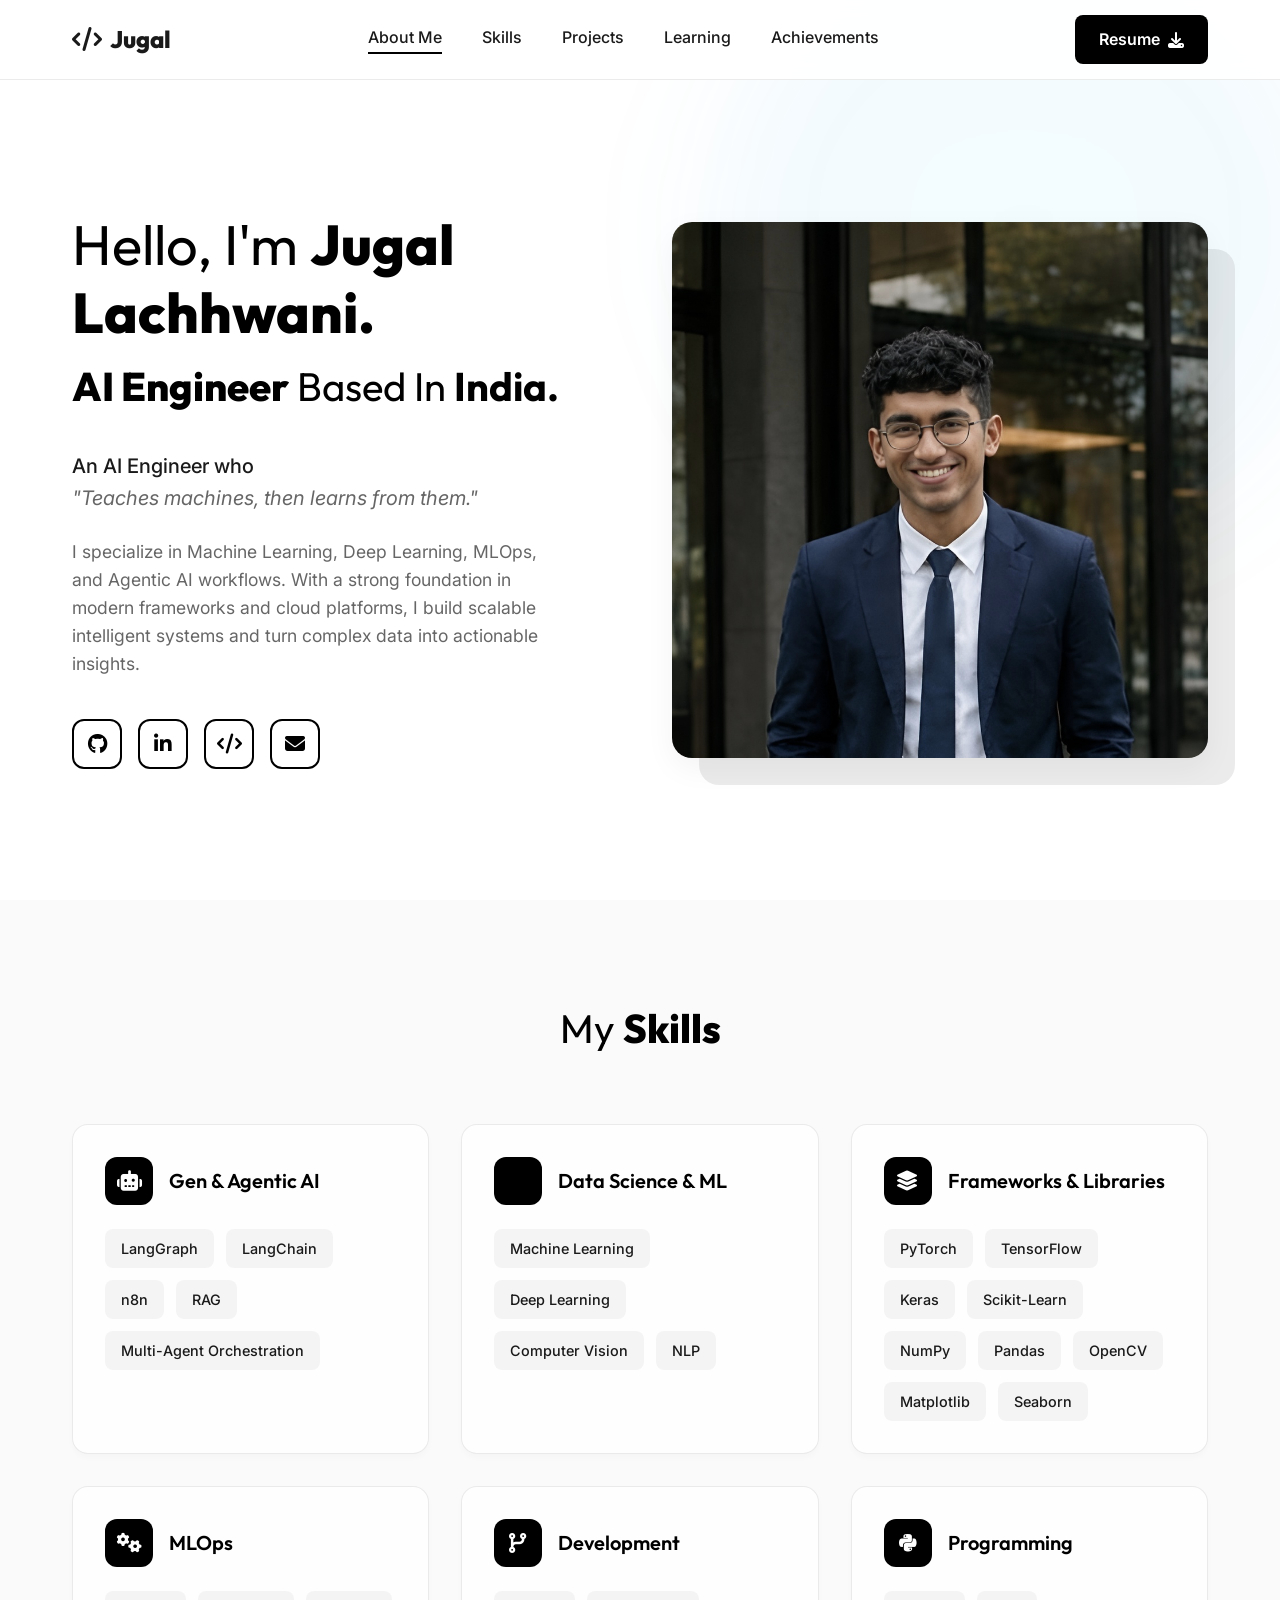
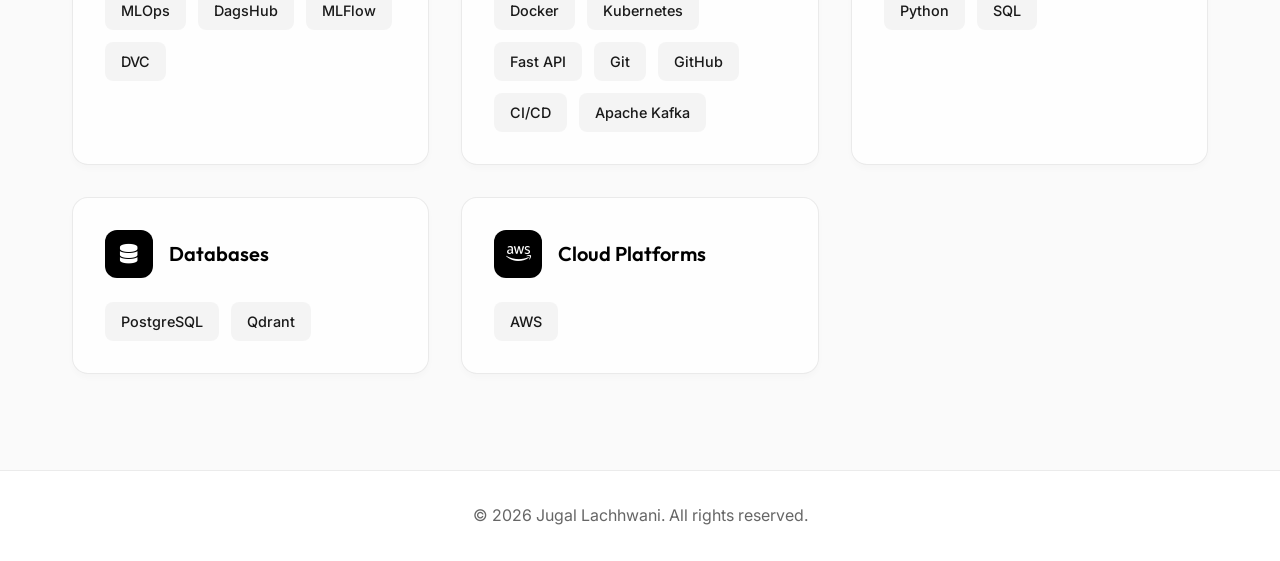
<file: index.html>
<!DOCTYPE html>
<html lang="en">
<head>
    <meta charset="UTF-8">
    <meta name="viewport" content="width=device-width, initial-scale=1.0">
    <title>Jugal Lachhwani | AI Engineer</title>
    <meta name="description" content="Portfolio of Jugal Lachhwani, AI Engineer specializing in Machine Learning, Deep Learning, and Agentic AI.">
    <!-- Google Fonts -->
    <link rel="preconnect" href="https://fonts.googleapis.com">
    <link rel="preconnect" href="https://fonts.gstatic.com" crossorigin>
    <link href="https://fonts.googleapis.com/css2?family=Inter:wght@300;400;500;600;700&family=Outfit:wght@400;600;800&display=swap" rel="stylesheet">
    <!-- FontAwesome Icons -->
    <link rel="stylesheet" href="https://cdnjs.cloudflare.com/ajax/libs/font-awesome/6.4.0/css/all.min.css">
    <!-- Custom CSS -->
    <link rel="stylesheet" href="style.css">
</head>
<body>
    <!-- Navbar -->
    <nav class="navbar">
        <div class="container nav-container">
            <a href="#" class="logo">
                <i class="fa-solid fa-code"></i> Jugal
            </a>
            
            <div class="nav-links">
                <a href="#about" class="nav-link">About Me</a>
                <a href="#skills" class="nav-link">Skills</a>
                <a href="projects.html" class="nav-link">Projects</a>
                <a href="projects.html#learning" class="nav-link">Learning</a>
                <a href="achievements.html" class="nav-link">Achievements</a>
            </div>
            
            <div class="nav-actions">
                <a href="assets/cv/jugal_lachhwani_cv.pdf" target="_blank" class="btn btn-primary" id="resume-btn">
                    Resume <i class="fa-solid fa-download"></i>
                </a>
                <button class="mobile-menu-btn">
                    <i class="fa-solid fa-bars"></i>
                </button>
            </div>
        </div>
    </nav>

    <!-- Mobile Menu Overlay -->
    <div class="mobile-menu">
        <button class="close-menu-btn"><i class="fa-solid fa-times"></i></button>
        <a href="#about" class="mobile-link">About Me</a>
        <a href="#skills" class="mobile-link">Skills</a>
        <a href="projects.html" class="mobile-link">Projects</a>
        <a href="projects.html#learning" class="mobile-link">Learning</a>
        <a href="achievements.html" class="mobile-link">Achievements</a>
        <a href="assets/cv/jugal_lachhwani_cv.pdf" target="_blank" class="btn btn-primary mobile-resume">Resume <i class="fa-solid fa-download"></i></a>
    </div>

    <!-- Hero Section -->
    <section id="about" class="hero">
        <div class="container hero-container">
            <div class="hero-content">
                <h1 class="hero-title">
                    Hello, I'm <span class="highlight-text">Jugal Lachhwani.</span>
                </h1>
                <h2 class="hero-subtitle">
                    <span class="role">AI Engineer</span> Based In <strong>India.</strong>
                </h2>
                
                <p class="hero-hook">
                    An AI Engineer who <br/>
                    <span class="quote">"Teaches machines, then learns from them."</span>
                </p>
                
                <p class="hero-description">
                    I specialize in Machine Learning, Deep Learning, MLOps, and Agentic AI workflows. With a strong foundation in modern frameworks and cloud platforms, I build scalable intelligent systems and turn complex data into actionable insights.
                </p>
                
                <div class="social-links">
                    <a href="https://github.com/Jugal-lachhwani" target="_blank" class="social-icon" aria-label="GitHub">
                        <i class="fa-brands fa-github"></i>
                    </a>
                    <a href="https://www.linkedin.com/in/jugal-lachhwani-823752284/" target="_blank" class="social-icon" aria-label="LinkedIn">
                        <i class="fa-brands fa-linkedin-in"></i>
                    </a>
                    <a href="https://leetcode.com/u/Jugal-lachhwani/" target="_blank" class="social-icon" aria-label="LeetCode">
                        <i class="fa-solid fa-code"></i>
                    </a>
                    <a href="mailto:jugallachhwani15@gmail.com" class="social-icon" aria-label="Email">
                        <i class="fa-solid fa-envelope"></i>
                    </a>
                </div>
            </div>
            
            <div class="hero-image-wrapper">
                <div class="image-backdrop"></div>
                <img src="assets/hero_image.jpeg" alt="Jugal Lachhwani - AI Engineer" class="hero-image">
                <div class="decorative-element decoration-1"></div>
                <div class="decorative-element decoration-2"></div>
            </div>
        </div>
    </section>

    <!-- Skills Section -->
    <section id="skills" class="skills">
        <div class="container">
            <h2 class="section-title">My <span>Skills</span></h2>
            
            <div class="skills-grid">
                <!-- Category 1: Gen & Agentic AI -->
                <div class="skill-category-card">
                    <div class="card-header">
                        <div class="icon-wrapper"><i class="fa-solid fa-robot"></i></div>
                        <h3>Gen & Agentic AI</h3>
                    </div>
                    <div class="skill-tags">
                        <span class="skill-tag">LangGraph</span>
                        <span class="skill-tag">LangChain</span>
                        <span class="skill-tag">n8n</span>
                        <span class="skill-tag">RAG</span>
                        <span class="skill-tag">Multi-Agent Orchestration</span>
                    </div>
                </div>

                <!-- Category 2: Data Science -->
                <div class="skill-category-card">
                    <div class="card-header">
                        <div class="icon-wrapper"><i class="fa-solid fa-chart-network"></i></div>
                        <h3>Data Science & ML</h3>
                    </div>
                    <div class="skill-tags">
                        <span class="skill-tag">Machine Learning</span>
                        <span class="skill-tag">Deep Learning</span>
                        <span class="skill-tag">Computer Vision</span>
                        <span class="skill-tag">NLP</span>
                    </div>
                </div>

                <!-- Category 3: Frameworks & Libraries -->
                <div class="skill-category-card">
                    <div class="card-header">
                        <div class="icon-wrapper"><i class="fa-solid fa-layer-group"></i></div>
                        <h3>Frameworks & Libraries</h3>
                    </div>
                    <div class="skill-tags">
                        <span class="skill-tag">PyTorch</span>
                        <span class="skill-tag">TensorFlow</span>
                        <span class="skill-tag">Keras</span>
                        <span class="skill-tag">Scikit-Learn</span>
                        <span class="skill-tag">NumPy</span>
                        <span class="skill-tag">Pandas</span>
                        <span class="skill-tag">OpenCV</span>
                        <span class="skill-tag">Matplotlib</span>
                        <span class="skill-tag">Seaborn</span>
                    </div>
                </div>

                <!-- Category 4: MLOps Tools -->
                <div class="skill-category-card">
                    <div class="card-header">
                        <div class="icon-wrapper"><i class="fa-solid fa-gears"></i></div>
                        <h3>MLOps</h3>
                    </div>
                    <div class="skill-tags">
                        <span class="skill-tag">MLOps</span>
                        <span class="skill-tag">DagsHub</span>
                        <span class="skill-tag">MLFlow</span>
                        <span class="skill-tag">DVC</span>
                    </div>
                </div>

                <!-- Category 5: Development -->
                <div class="skill-category-card">
                    <div class="card-header">
                        <div class="icon-wrapper"><i class="fa-solid fa-code-branch"></i></div>
                        <h3>Development</h3>
                    </div>
                    <div class="skill-tags">
                        <span class="skill-tag">Docker</span>
                        <span class="skill-tag">Kubernetes</span>
                        <span class="skill-tag">Fast API</span>
                        <span class="skill-tag">Git</span>
                        <span class="skill-tag">GitHub</span>
                        <span class="skill-tag">CI/CD</span>
                        <span class="skill-tag">Apache Kafka</span>
                    </div>
                </div>

                <!-- Category 6: Programming Languages -->
                <div class="skill-category-card">
                    <div class="card-header">
                        <div class="icon-wrapper"><i class="fa-brands fa-python"></i></div>
                        <h3>Programming</h3>
                    </div>
                    <div class="skill-tags">
                        <span class="skill-tag">Python</span>
                        <span class="skill-tag">SQL</span>
                    </div>
                </div>

                <!-- Category 7: Databases -->
                <div class="skill-category-card">
                    <div class="card-header">
                        <div class="icon-wrapper"><i class="fa-solid fa-database"></i></div>
                        <h3>Databases</h3>
                    </div>
                    <div class="skill-tags">
                        <span class="skill-tag">PostgreSQL</span>
                        <span class="skill-tag">Qdrant</span>
                    </div>
                </div>

                <!-- Category 8: Cloud Platforms -->
                <div class="skill-category-card">
                    <div class="card-header">
                        <div class="icon-wrapper"><i class="fa-brands fa-aws"></i></div>
                        <h3>Cloud Platforms</h3>
                    </div>
                    <div class="skill-tags">
                        <span class="skill-tag">AWS</span>
                    </div>
                </div>
            </div>
        </div>
    </section>

    <!-- Footer -->
    <footer class="footer">
        <div class="container">
            <p>&copy; 2026 Jugal Lachhwani. All rights reserved.</p>
        </div>
    </footer>

    <script src="script.js"></script>
</body>
</html>
</file>
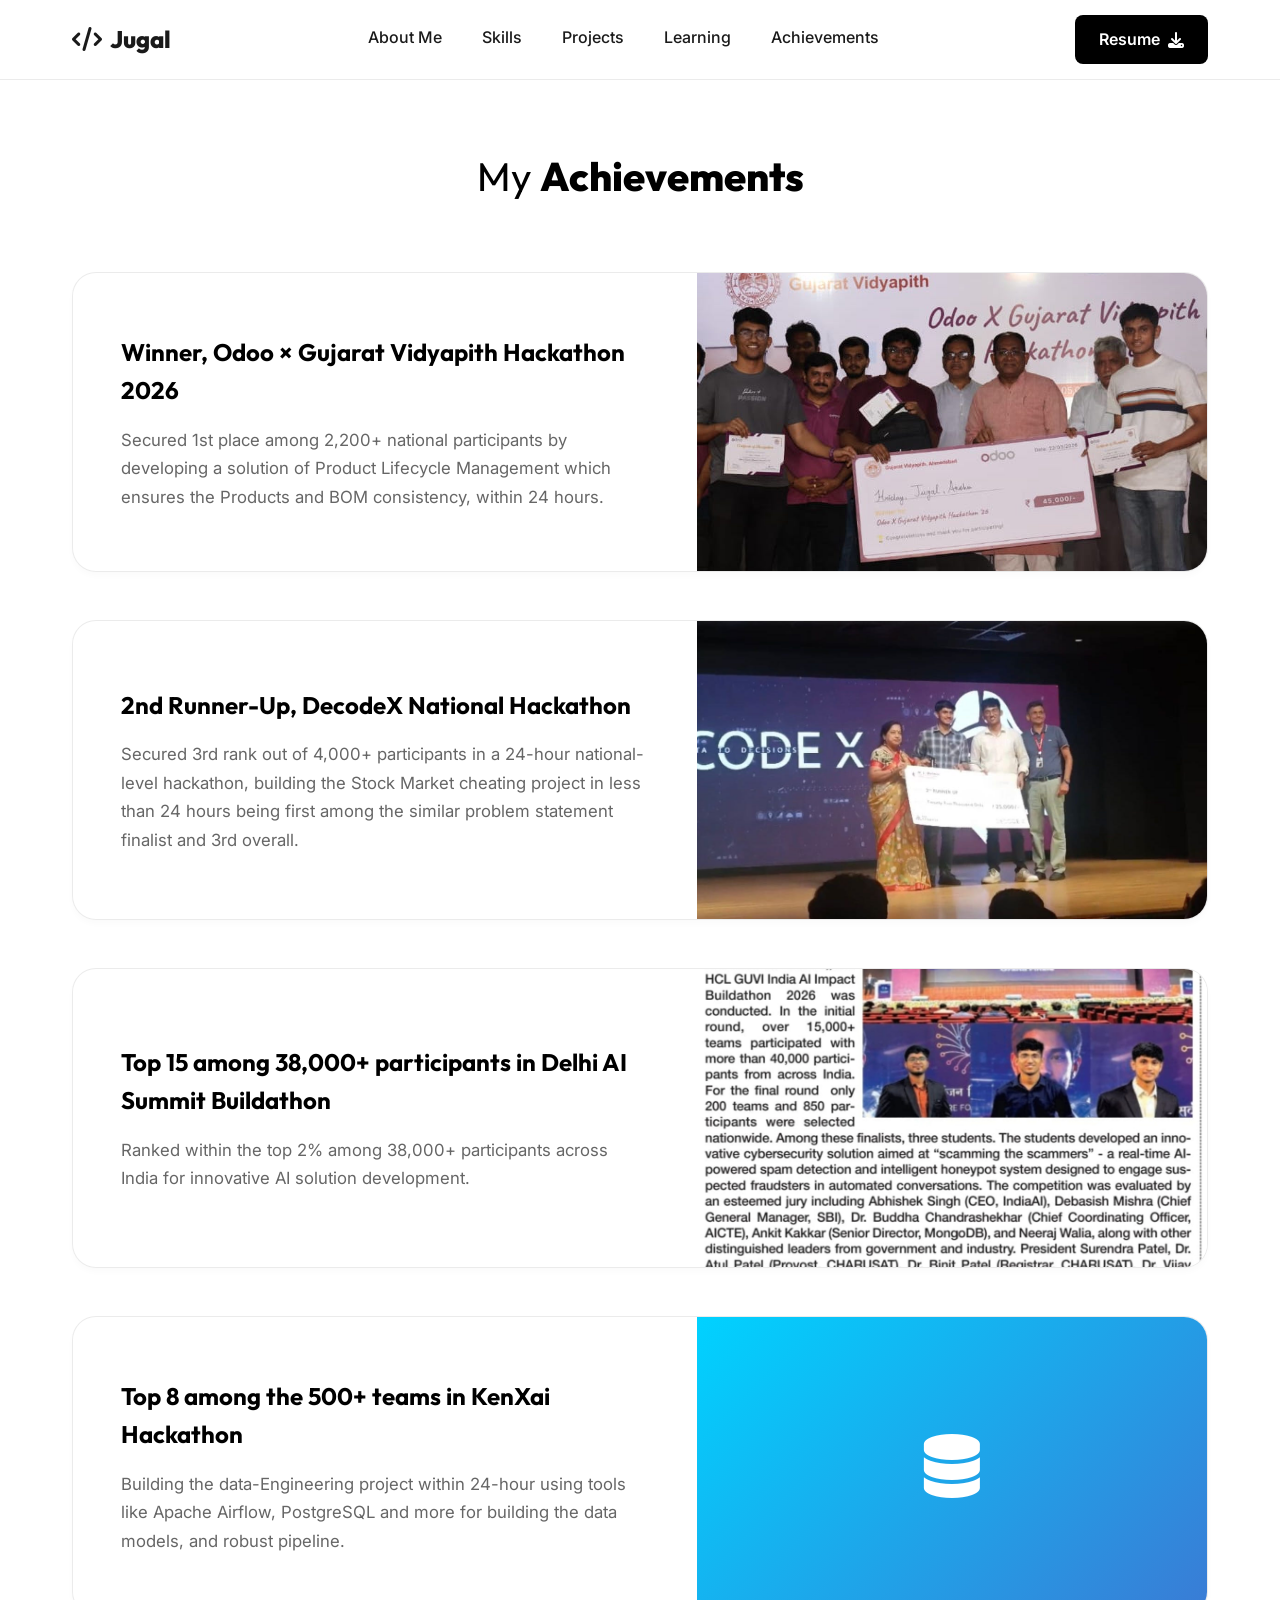
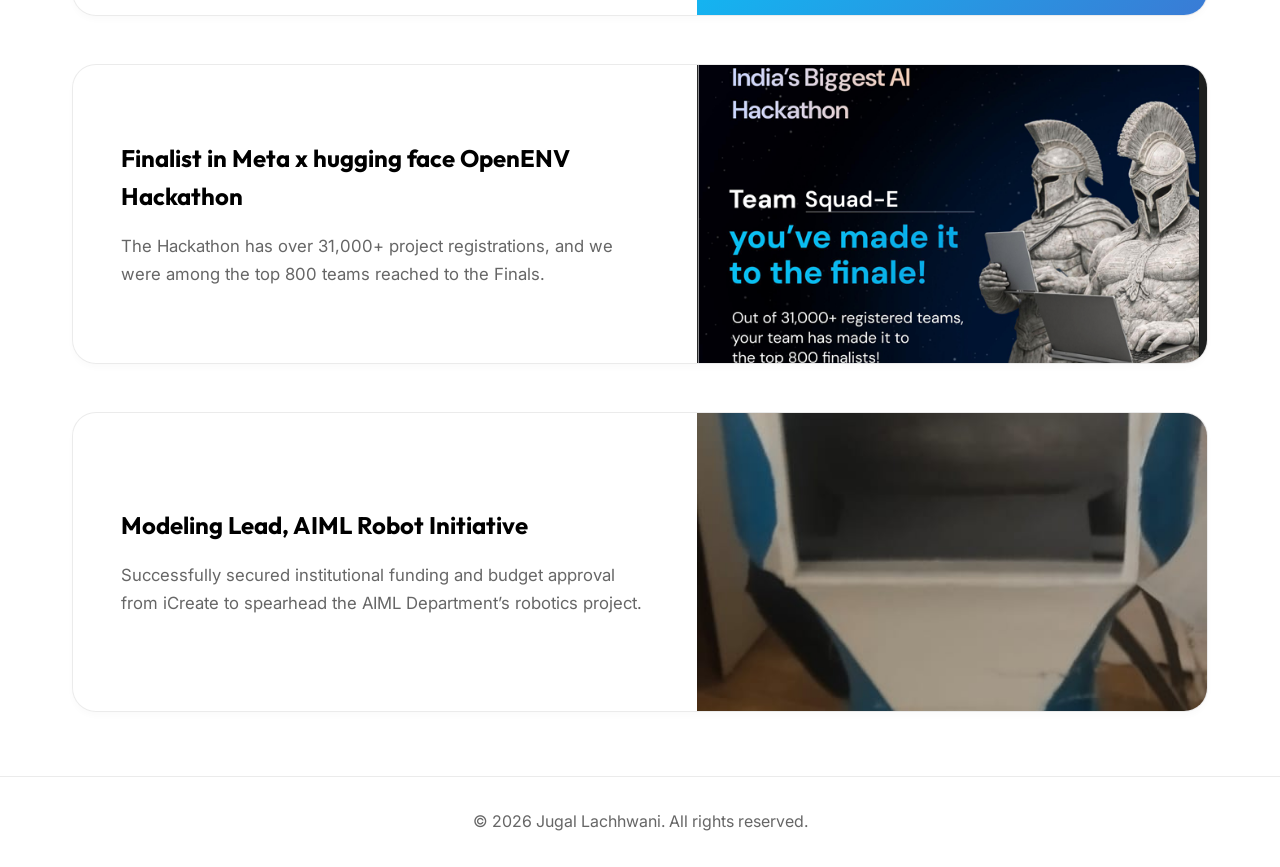
<file: achievements.html>
<!DOCTYPE html>
<html lang="en">
<head>
    <meta charset="UTF-8">
    <meta name="viewport" content="width=device-width, initial-scale=1.0">
    <title>Achievements | Jugal Lachhwani</title>
    <!-- Google Fonts -->
    <link rel="preconnect" href="https://fonts.googleapis.com">
    <link rel="preconnect" href="https://fonts.gstatic.com" crossorigin>
    <link href="https://fonts.googleapis.com/css2?family=Inter:wght@300;400;500;600;700&family=Outfit:wght@400;600;800&display=swap" rel="stylesheet">
    <!-- FontAwesome Icons -->
    <link rel="stylesheet" href="https://cdnjs.cloudflare.com/ajax/libs/font-awesome/6.4.0/css/all.min.css">
    <!-- Custom CSS -->
    <link rel="stylesheet" href="style.css">
</head>
<body>
    <!-- Navbar -->
    <nav class="navbar">
        <div class="container nav-container">
            <a href="index.html" class="logo">
                <i class="fa-solid fa-code"></i> Jugal
            </a>
            
            <div class="nav-links">
                <a href="index.html#about" class="nav-link">About Me</a>
                <a href="index.html#skills" class="nav-link">Skills</a>
                <a href="projects.html" class="nav-link">Projects</a>
                <a href="projects.html#learning" class="nav-link">Learning</a>
                <a href="achievements.html" class="nav-link active">Achievements</a>
            </div>
            
            <div class="nav-actions">
                <a href="assets/cv/jugal_lachhwani_cv.pdf" target="_blank" class="btn btn-primary" id="resume-btn">
                    Resume <i class="fa-solid fa-download"></i>
                </a>
                <button class="mobile-menu-btn">
                    <i class="fa-solid fa-bars"></i>
                </button>
            </div>
        </div>
    </nav>

    <!-- Mobile Menu Overlay -->
    <div class="mobile-menu">
        <button class="close-menu-btn"><i class="fa-solid fa-times"></i></button>
        <a href="index.html#about" class="mobile-link">About Me</a>
        <a href="index.html#skills" class="mobile-link">Skills</a>
        <a href="projects.html" class="mobile-link">Projects</a>
        <a href="projects.html#learning" class="mobile-link">Learning</a>
        <a href="achievements.html" class="mobile-link">Achievements</a>
        <a href="assets/cv/jugal_lachhwani_cv.pdf" target="_blank" class="btn btn-primary mobile-resume">Resume <i class="fa-solid fa-download"></i></a>
    </div>

    <!-- Achievements Section -->
    <section class="achievements-section">
        <div class="container">
            <h2 class="section-title">My <span>Achievements</span></h2>
            
            <div class="achievements-container">
                
                <!-- Achievement 1 -->
                <div class="achievement-card animate-up">
                    <div class="achievement-content">
                        <h3>Winner, Odoo × Gujarat Vidyapith Hackathon 2026</h3>
                        <p>Secured 1st place among 2,200+ national participants by developing a solution of Product Lifecycle Management which ensures the Products and BOM consistency, within 24 hours.</p>
                    </div>
                    <div class="achievement-image">
                        <img src="assets/Odoo.jpeg" alt="Odoo Hackathon Winner">
                    </div>
                </div>

                <!-- Achievement 2 -->
                <div class="achievement-card animate-up" style="animation-delay: 0.1s">
                    <div class="achievement-content">
                        <h3>2nd Runner-Up, DecodeX National Hackathon</h3>
                        <p>Secured 3rd rank out of 4,000+ participants in a 24-hour national-level hackathon, building the Stock Market cheating project in less than 24 hours being first among the similar problem statement finalist and 3rd overall.</p>
                    </div>
                    <div class="achievement-image">
                        <img src="assets/DecodeX.jpeg" alt="DecodeX Hackathon">
                    </div>
                </div>

                <!-- Achievement 3 -->
                <div class="achievement-card animate-up" style="animation-delay: 0.2s">
                    <div class="achievement-content">
                        <h3>Top 15 among 38,000+ participants in Delhi AI Summit Buildathon</h3>
                        <p>Ranked within the top 2% among 38,000+ participants across India for innovative AI solution development.</p>
                    </div>
                    <div class="achievement-image">
                        <img src="assets/ai_summit.jpeg" alt="Delhi AI Summit">
                    </div>
                </div>

                <!-- Achievement 4 -->
                <div class="achievement-card no-image animate-up" style="animation-delay: 0.3s">
                    <div class="achievement-content">
                        <h3>Top 8 among the 500+ teams in KenXai Hackathon</h3>
                        <p>Building the data-Engineering project within 24-hour using tools like Apache Airflow, PostgreSQL and more for building the data models, and robust pipeline.</p>
                    </div>
                    <div class="achievement-image">
                        <i class="fa-solid fa-database"></i>
                    </div>
                </div>

                <!-- Achievement 5 -->
                <div class="achievement-card animate-up" style="animation-delay: 0.4s">
                    <div class="achievement-content">
                        <h3>Finalist in Meta x hugging face OpenENV Hackathon</h3>
                        <p>The Hackathon has over 31,000+ project registrations, and we were among the top 800 teams reached to the Finals.</p>
                    </div>
                    <div class="achievement-image">
                        <img src="assets/OpenENV.png" alt="OpenENV Hackathon">
                    </div>
                </div>

                <!-- Achievement 6 -->
                <div class="achievement-card animate-up" style="animation-delay: 0.5s">
                    <div class="achievement-content">
                        <h3>Modeling Lead, AIML Robot Initiative</h3>
                        <p>Successfully secured institutional funding and budget approval from iCreate to spearhead the AIML Department’s robotics project.</p>
                    </div>
                    <div class="achievement-image">
                        <img src="assets/AIML_Robot.jpeg" alt="AIML Robot Initiative">
                    </div>
                </div>

            </div>
        </div>
    </section>

    <!-- Footer -->
    <footer class="footer">
        <div class="container">
            <p>&copy; 2026 Jugal Lachhwani. All rights reserved.</p>
        </div>
    </footer>

    <script src="script.js"></script>
</body>
</html>
</file>
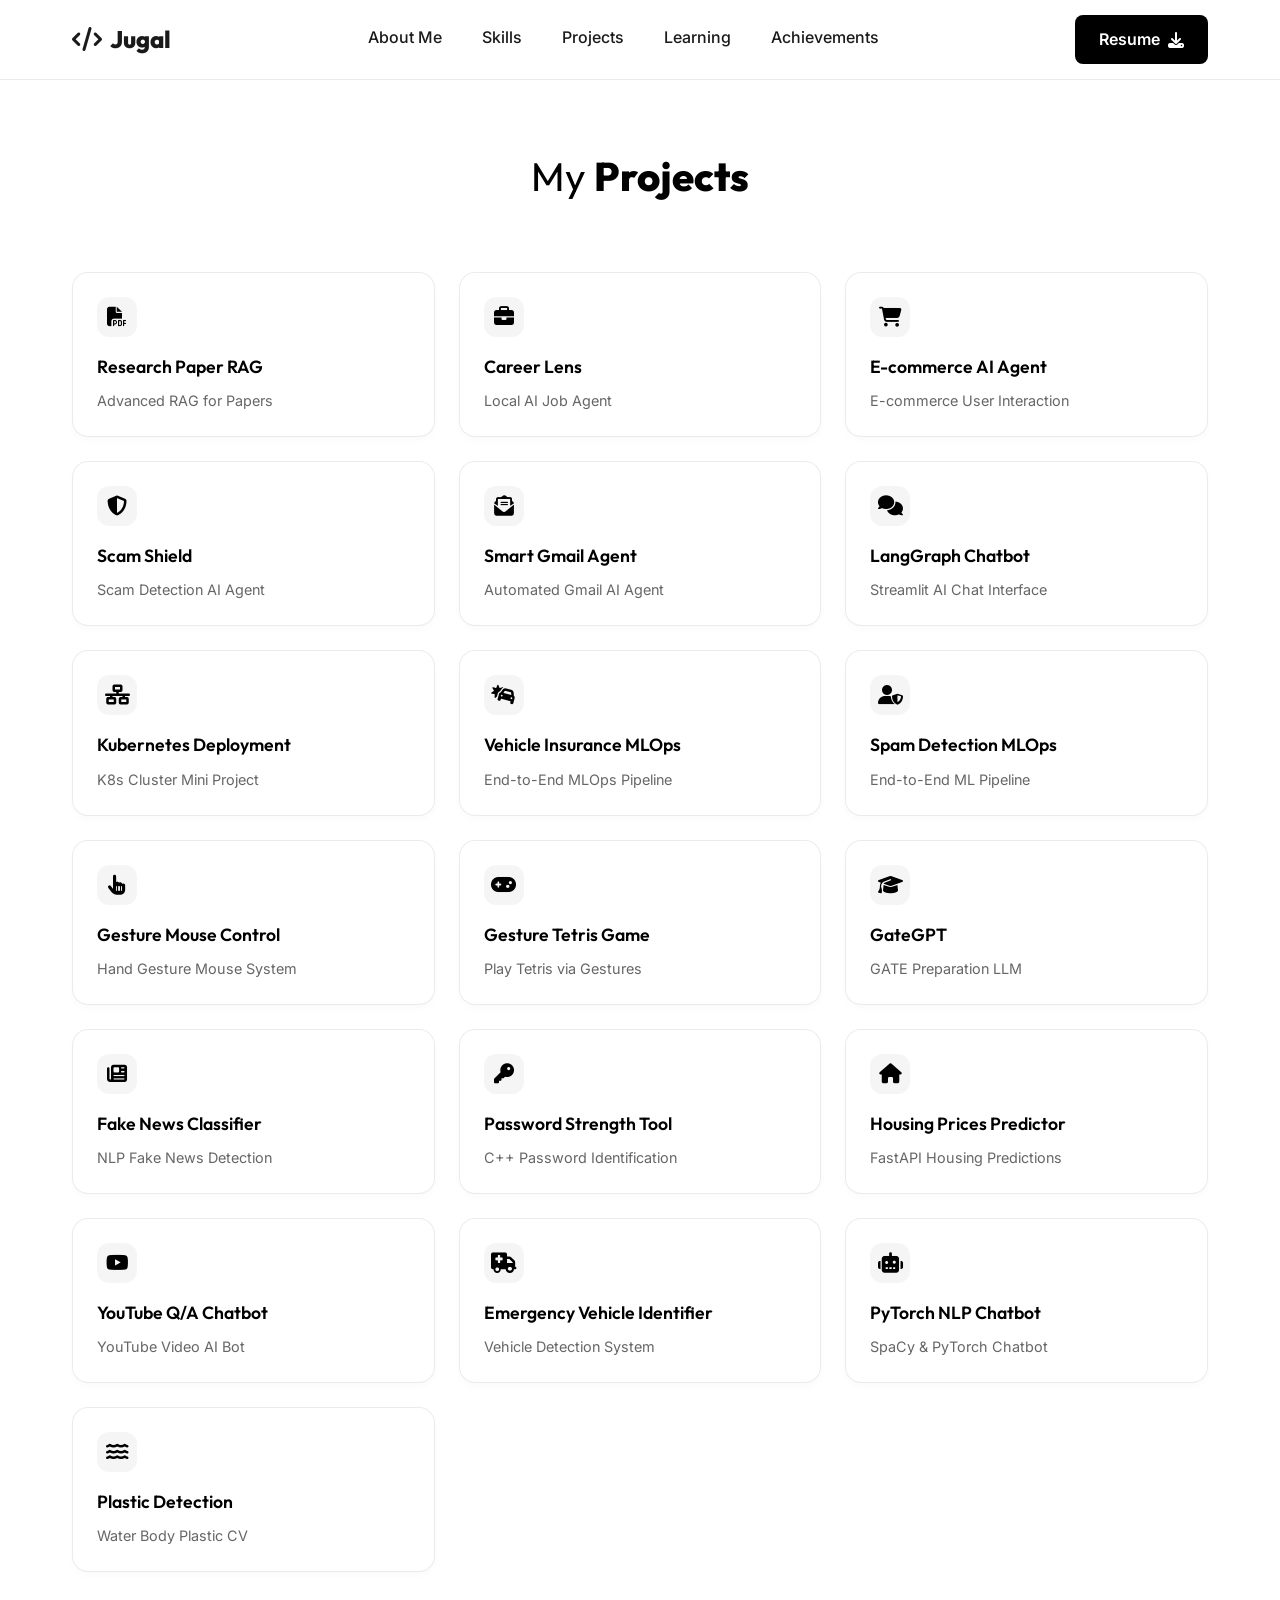
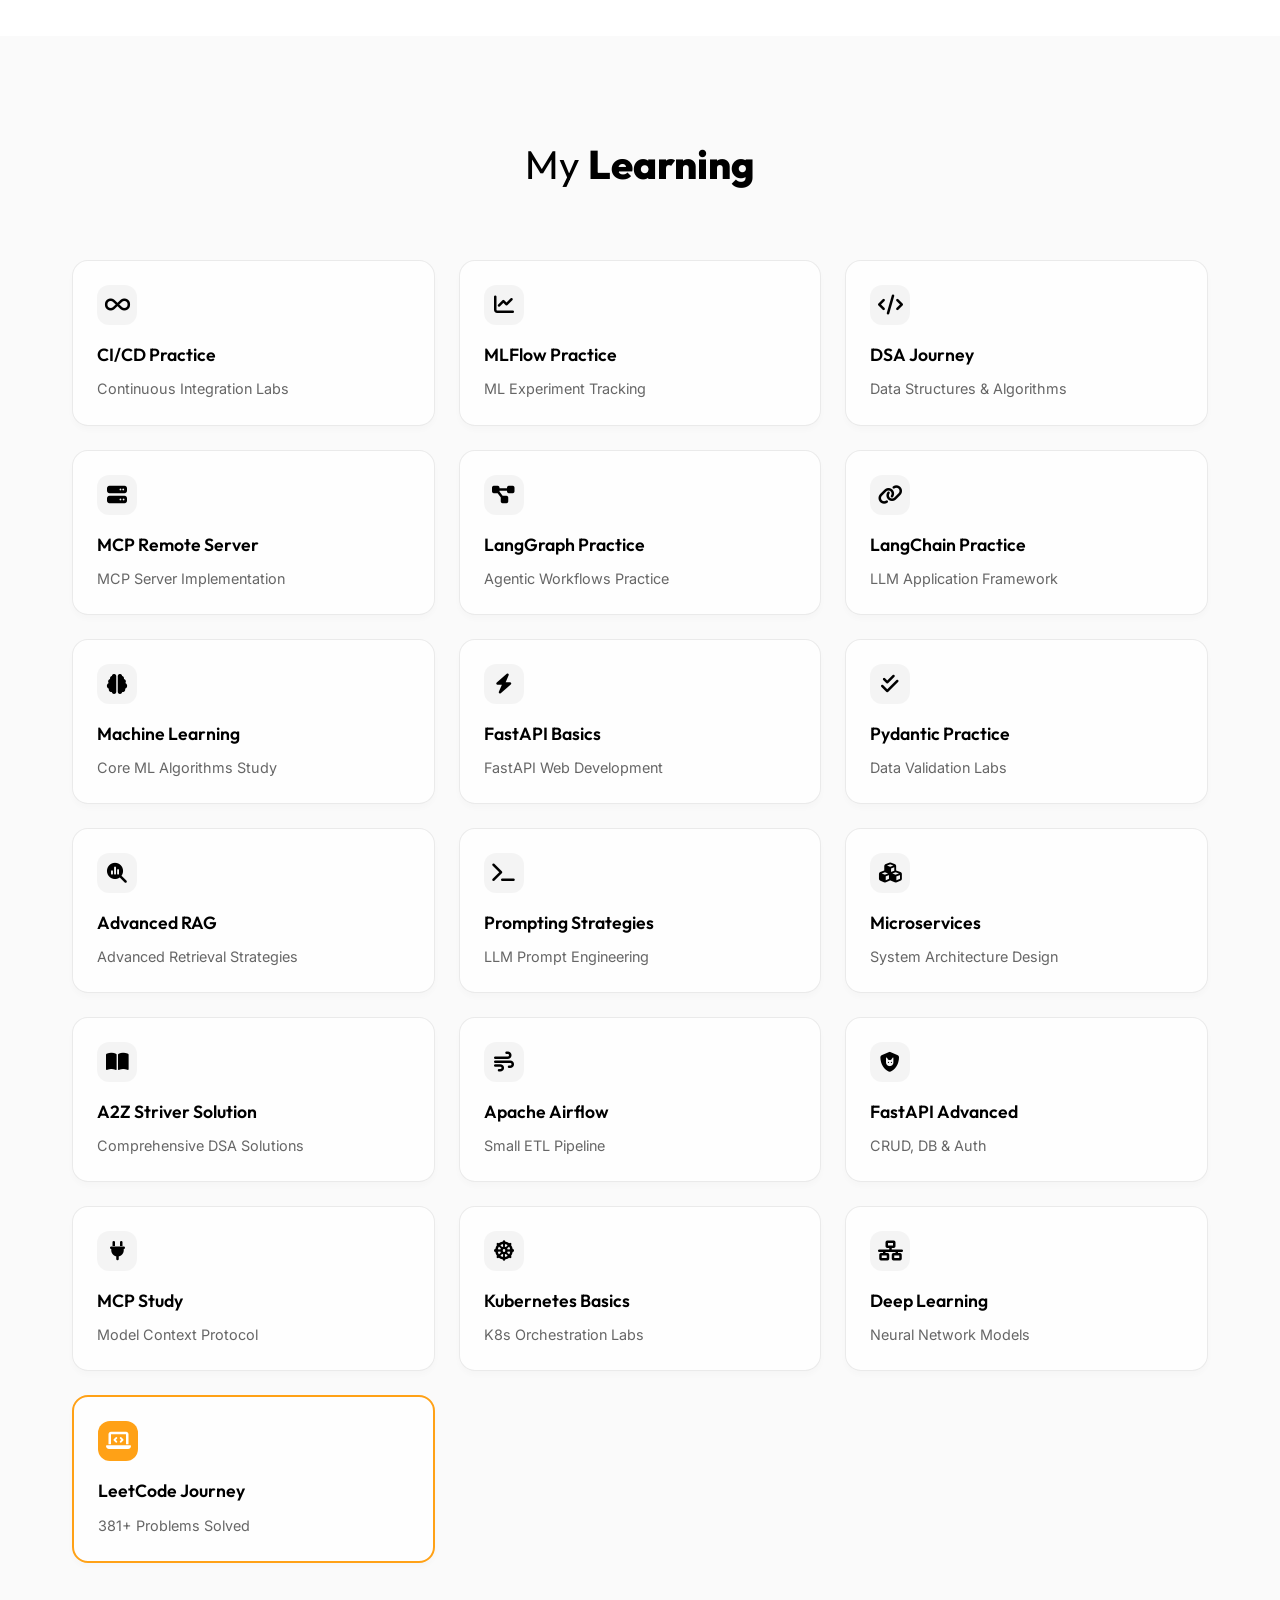
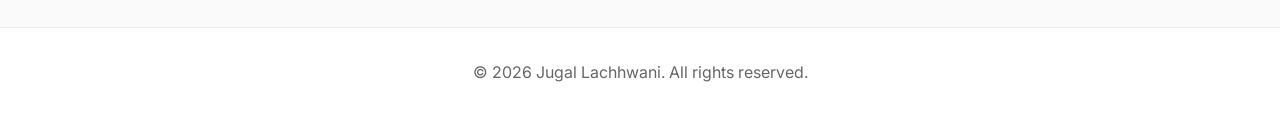
<file: projects.html>
<!DOCTYPE html>
<html lang="en">
<head>
    <meta charset="UTF-8">
    <meta name="viewport" content="width=device-width, initial-scale=1.0">
    <title>Projects & Learning | Jugal Lachhwani</title>
    <!-- Google Fonts -->
    <link rel="preconnect" href="https://fonts.googleapis.com">
    <link rel="preconnect" href="https://fonts.gstatic.com" crossorigin>
    <link href="https://fonts.googleapis.com/css2?family=Inter:wght@300;400;500;600;700&family=Outfit:wght@400;600;800&display=swap" rel="stylesheet">
    <!-- FontAwesome Icons -->
    <link rel="stylesheet" href="https://cdnjs.cloudflare.com/ajax/libs/font-awesome/6.4.0/css/all.min.css">
    <!-- Custom CSS -->
    <link rel="stylesheet" href="style.css">
</head>
<body>
    <!-- Navbar -->
    <nav class="navbar">
        <div class="container nav-container">
            <a href="index.html" class="logo">
                <i class="fa-solid fa-code"></i> Jugal
            </a>
            
            <div class="nav-links">
                <a href="index.html#about" class="nav-link">About Me</a>
                <a href="index.html#skills" class="nav-link">Skills</a>
                <a href="projects.html" class="nav-link active">Projects</a>
                <a href="projects.html#learning" class="nav-link">Learning</a>
                <a href="achievements.html" class="nav-link">Achievements</a>
            </div>
            
            <div class="nav-actions">
                <a href="assets/cv/jugal_lachhwani_cv.pdf" target="_blank" class="btn btn-primary" id="resume-btn">
                    Resume <i class="fa-solid fa-download"></i>
                </a>
                <button class="mobile-menu-btn">
                    <i class="fa-solid fa-bars"></i>
                </button>
            </div>
        </div>
    </nav>

    <!-- Mobile Menu Overlay -->
    <div class="mobile-menu">
        <button class="close-menu-btn"><i class="fa-solid fa-times"></i></button>
        <a href="index.html#about" class="mobile-link">About Me</a>
        <a href="index.html#skills" class="mobile-link">Skills</a>
        <a href="projects.html" class="mobile-link">Projects</a>
        <a href="projects.html#learning" class="mobile-link">Learning</a>
        <a href="achievements.html" class="mobile-link">Achievements</a>
        <a href="assets/cv/jugal_lachhwani_cv.pdf" target="_blank" class="btn btn-primary mobile-resume">Resume <i class="fa-solid fa-download"></i></a>
    </div>

    <!-- Projects Section -->
    <section class="projects-page-section">
        <div class="container">
            <h2 class="section-title">My <span>Projects</span></h2>
            
            <div class="projects-grid">
                <!-- Project Items -->
                <a href="https://github.com/Jugal-lachhwani/Advanced_RAG/tree/main/Research_Paper_rag" target="_blank" class="project-card animate-up">
                    <div class="icon-wrapper"><i class="fa-solid fa-file-pdf"></i></div>
                    <h3>Research Paper RAG</h3>
                    <p>Advanced RAG for Papers</p>
                </a>
                <a href="https://github.com/Jugal-lachhwani/Job_AI_Agent_Local" target="_blank" class="project-card animate-up" style="animation-delay: 0.1s">
                    <div class="icon-wrapper"><i class="fa-solid fa-briefcase"></i></div>
                    <h3>Career Lens</h3>
                    <p>Local AI Job Agent</p>
                </a>
                <a href="https://github.com/Jugal-lachhwani/OpenENV_Ecommerence_User_Interaction_Agent_Environment" target="_blank" class="project-card animate-up" style="animation-delay: 0.2s">
                    <div class="icon-wrapper"><i class="fa-solid fa-cart-shopping"></i></div>
                    <h3>E-commerce AI Agent</h3>
                    <p>E-commerce User Interaction</p>
                </a>
                <a href="https://github.com/Jugal-lachhwani/Scammer_detector_agent" target="_blank" class="project-card animate-up" style="animation-delay: 0.3s">
                    <div class="icon-wrapper"><i class="fa-solid fa-shield-halved"></i></div>
                    <h3>Scam Shield</h3>
                    <p>Scam Detection AI Agent</p>
                </a>
                <a href="https://github.com/Jugal-lachhwani/Smart_Gmail_Agent" target="_blank" class="project-card animate-up" style="animation-delay: 0.4s">
                    <div class="icon-wrapper"><i class="fa-solid fa-envelope-open-text"></i></div>
                    <h3>Smart Gmail Agent</h3>
                    <p>Automated Gmail AI Agent</p>
                </a>
                <a href="https://github.com/Jugal-lachhwani/ChatBot_Using_Langraph_and_Streamlit" target="_blank" class="project-card animate-up" style="animation-delay: 0.5s">
                    <div class="icon-wrapper"><i class="fa-solid fa-comments"></i></div>
                    <h3>LangGraph Chatbot</h3>
                    <p>Streamlit AI Chat Interface</p>
                </a>
                <a href="https://github.com/Jugal-lachhwani/Kubernetes-mini-project" target="_blank" class="project-card animate-up">
                    <div class="icon-wrapper"><i class="fa-solid fa-network-wired"></i></div>
                    <h3>Kubernetes Deployment</h3>
                    <p>K8s Cluster Mini Project</p>
                </a>
                <a href="https://github.com/Jugal-lachhwani/Vehicle_Insuarance_Prediction_End_TO_End_project" target="_blank" class="project-card animate-up">
                    <div class="icon-wrapper"><i class="fa-solid fa-car-burst"></i></div>
                    <h3>Vehicle Insurance MLOps</h3>
                    <p>End-to-End MLOps Pipeline</p>
                </a>
                <a href="https://github.com/Jugal-lachhwani/End_To_End_MLPipelile_For_Spam_Detection" target="_blank" class="project-card animate-up">
                    <div class="icon-wrapper"><i class="fa-solid fa-user-shield"></i></div>
                    <h3>Spam Detection MLOps</h3>
                    <p>End-to-End ML Pipeline</p>
                </a>
                <a href="https://github.com/Jugal-lachhwani/HandGesturesProjects/tree/main/MouseFunctionsusingHandGestures" target="_blank" class="project-card animate-up">
                    <div class="icon-wrapper"><i class="fa-solid fa-hand-pointer"></i></div>
                    <h3>Gesture Mouse Control</h3>
                    <p>Hand Gesture Mouse System</p>
                </a>
                <a href="https://github.com/Jugal-lachhwani/HandGesturesProjects/tree/main/Python-Tetris-Game-Pygame" target="_blank" class="project-card animate-up">
                    <div class="icon-wrapper"><i class="fa-solid fa-gamepad"></i></div>
                    <h3>Gesture Tetris Game</h3>
                    <p>Play Tetris via Gestures</p>
                </a>
                <a href="https://github.com/Jugal-lachhwani/GateGPT-project/tree/main/GateGPT" target="_blank" class="project-card animate-up">
                    <div class="icon-wrapper"><i class="fa-solid fa-graduation-cap"></i></div>
                    <h3>GateGPT</h3>
                    <p>GATE Preparation LLM</p>
                </a>
                <a href="https://github.com/Jugal-lachhwani/Fake-News_Classification" target="_blank" class="project-card animate-up">
                    <div class="icon-wrapper"><i class="fa-solid fa-newspaper"></i></div>
                    <h3>Fake News Classifier</h3>
                    <p>NLP Fake News Detection</p>
                </a>
                <a href="https://github.com/Jugal-lachhwani/Strong_password-identification-project" target="_blank" class="project-card animate-up">
                    <div class="icon-wrapper"><i class="fa-solid fa-key"></i></div>
                    <h3>Password Strength Tool</h3>
                    <p>C++ Password Identification</p>
                </a>
                <a href="https://github.com/Jugal-lachhwani/Housing_prices_prediction_FastAPI" target="_blank" class="project-card animate-up">
                    <div class="icon-wrapper"><i class="fa-solid fa-house"></i></div>
                    <h3>Housing Prices Predictor</h3>
                    <p>FastAPI Housing Predictions</p>
                </a>
                <a href="https://github.com/Jugal-lachhwani/Youtube-Q-A-Chatbot" target="_blank" class="project-card animate-up">
                    <div class="icon-wrapper"><i class="fa-brands fa-youtube"></i></div>
                    <h3>YouTube Q/A Chatbot</h3>
                    <p>YouTube Video AI Bot</p>
                </a>
                <a href="https://github.com/Jugal-lachhwani/Emergency_vehicle_identifier" target="_blank" class="project-card animate-up">
                    <div class="icon-wrapper"><i class="fa-solid fa-truck-medical"></i></div>
                    <h3>Emergency Vehicle Identifier</h3>
                    <p>Vehicle Detection System</p>
                </a>
                <a href="https://github.com/Jugal-lachhwani/Chatbot-Using-SpacyAndPytorch" target="_blank" class="project-card animate-up">
                    <div class="icon-wrapper"><i class="fa-solid fa-robot"></i></div>
                    <h3>PyTorch NLP Chatbot</h3>
                    <p>SpaCy & PyTorch Chatbot</p>
                </a>
                <a href="https://github.com/Jugal-lachhwani/Plastic_Detection_In_Water_Bodies" target="_blank" class="project-card animate-up">
                    <div class="icon-wrapper"><i class="fa-solid fa-water"></i></div>
                    <h3>Plastic Detection</h3>
                    <p>Water Body Plastic CV</p>
                </a>
            </div>
        </div>
    </section>

    <!-- Learning Section -->
    <section id="learning" class="learning-section">
        <div class="container">
            <h2 class="section-title">My <span>Learning</span></h2>
            
            <div class="projects-grid">
                <!-- Learning Items -->
                <a href="https://github.com/Jugal-lachhwani/Continuous_intregration" target="_blank" class="project-card">
                    <div class="icon-wrapper"><i class="fa-solid fa-infinity"></i></div>
                    <h3>CI/CD Practice</h3>
                    <p>Continuous Integration Labs</p>
                </a>
                <a href="https://github.com/Jugal-lachhwani/MLFlow" target="_blank" class="project-card">
                    <div class="icon-wrapper"><i class="fa-solid fa-chart-line"></i></div>
                    <h3>MLFlow Practice</h3>
                    <p>ML Experiment Tracking</p>
                </a>
                <a href="https://github.com/Jugal-lachhwani/DSA" target="_blank" class="project-card">
                    <div class="icon-wrapper"><i class="fa-solid fa-code"></i></div>
                    <h3>DSA Journey</h3>
                    <p>Data Structures & Algorithms</p>
                </a>
                <a href="https://github.com/Jugal-lachhwani/MCP_remote_server" target="_blank" class="project-card">
                    <div class="icon-wrapper"><i class="fa-solid fa-server"></i></div>
                    <h3>MCP Remote Server</h3>
                    <p>MCP Server Implementation</p>
                </a>
                <a href="https://github.com/Jugal-lachhwani/LangGraph" target="_blank" class="project-card">
                    <div class="icon-wrapper"><i class="fa-solid fa-diagram-project"></i></div>
                    <h3>LangGraph Practice</h3>
                    <p>Agentic Workflows Practice</p>
                </a>
                <a href="https://github.com/Jugal-lachhwani/LangChain" target="_blank" class="project-card">
                    <div class="icon-wrapper"><i class="fa-solid fa-link"></i></div>
                    <h3>LangChain Practice</h3>
                    <p>LLM Application Framework</p>
                </a>
                <a href="https://github.com/Jugal-lachhwani/Machine-Learning" target="_blank" class="project-card">
                    <div class="icon-wrapper"><i class="fa-solid fa-brain"></i></div>
                    <h3>Machine Learning</h3>
                    <p>Core ML Algorithms Study</p>
                </a>
                <a href="https://github.com/Jugal-lachhwani/FastApiPractice" target="_blank" class="project-card">
                    <div class="icon-wrapper"><i class="fa-solid fa-bolt"></i></div>
                    <h3>FastAPI Basics</h3>
                    <p>FastAPI Web Development</p>
                </a>
                <a href="https://github.com/Jugal-lachhwani/Pydantic" target="_blank" class="project-card">
                    <div class="icon-wrapper"><i class="fa-solid fa-check-double"></i></div>
                    <h3>Pydantic Practice</h3>
                    <p>Data Validation Labs</p>
                </a>
                <a href="https://github.com/Jugal-lachhwani/Advanced_RAG" target="_blank" class="project-card">
                    <div class="icon-wrapper"><i class="fa-solid fa-magnifying-glass-chart"></i></div>
                    <h3>Advanced RAG</h3>
                    <p>Advanced Retrieval Strategies</p>
                </a>
                <a href="https://github.com/Jugal-lachhwani/Prompting_stratergies" target="_blank" class="project-card">
                    <div class="icon-wrapper"><i class="fa-solid fa-terminal"></i></div>
                    <h3>Prompting Strategies</h3>
                    <p>LLM Prompt Engineering</p>
                </a>
                <a href="https://github.com/Jugal-lachhwani/microservises_architecture" target="_blank" class="project-card">
                    <div class="icon-wrapper"><i class="fa-solid fa-cubes"></i></div>
                    <h3>Microservices</h3>
                    <p>System Architecture Design</p>
                </a>
                <a href="https://github.com/Jugal-lachhwani/A2Z_Strivers_Sollution" target="_blank" class="project-card">
                    <div class="icon-wrapper"><i class="fa-solid fa-book-open"></i></div>
                    <h3>A2Z Striver Solution</h3>
                    <p>Comprehensive DSA Solutions</p>
                </a>
                <a href="https://github.com/Jugal-lachhwani/Apache_Airflow_smalll_ETL_pipeline" target="_blank" class="project-card">
                    <div class="icon-wrapper"><i class="fa-solid fa-wind"></i></div>
                    <h3>Apache Airflow</h3>
                    <p>Small ETL Pipeline</p>
                </a>
                <a href="https://github.com/Jugal-lachhwani/FastAPI-CRUD-DB-Authentication" target="_blank" class="project-card">
                    <div class="icon-wrapper"><i class="fa-solid fa-shield-cat"></i></div>
                    <h3>FastAPI Advanced</h3>
                    <p>CRUD, DB & Auth</p>
                </a>
                <a href="https://github.com/Jugal-lachhwani/MCP" target="_blank" class="project-card">
                    <div class="icon-wrapper"><i class="fa-solid fa-plug"></i></div>
                    <h3>MCP Study</h3>
                    <p>Model Context Protocol</p>
                </a>
                <a href="https://github.com/Jugal-lachhwani/Kubernetes-mini-project" target="_blank" class="project-card">
                    <div class="icon-wrapper"><i class="fa-solid fa-dharmachakra"></i></div>
                    <h3>Kubernetes Basics</h3>
                    <p>K8s Orchestration Labs</p>
                </a>
                <a href="https://github.com/Jugal-lachhwani/Deep-Learning" target="_blank" class="project-card">
                    <div class="icon-wrapper"><i class="fa-solid fa-network-wired"></i></div>
                    <h3>Deep Learning</h3>
                    <p>Neural Network Models</p>
                </a>
                
                <!-- Special Leetcode Card -->
                <a href="https://leetcode.com/u/Jugal-lachhwani/" target="_blank" class="project-card leetcode-card">
                    <div class="icon-wrapper"><i class="fa-solid fa-laptop-code"></i></div>
                    <h3>LeetCode Journey</h3>
                    <p>381+ Problems Solved</p>
                </a>
            </div>
        </div>
    </section>

    <!-- Footer -->
    <footer class="footer">
        <div class="container">
            <p>&copy; 2026 Jugal Lachhwani. All rights reserved.</p>
        </div>
    </footer>

    <script src="script.js"></script>
</body>
</html>
</file>
<file: style.css>
:root {
    /* Colors */
    --bg-color: #ffffff;
    --text-primary: #1a1a1a;
    --text-secondary: #666666;
    --accent-color: #000000;
    --accent-hover: #333333;
    --card-bg: rgba(255, 255, 255, 0.7);
    --card-border: rgba(0, 0, 0, 0.08);
    --tag-bg: rgba(0, 0, 0, 0.04);
    --tag-hover-bg: #000000;
    --tag-hover-text: #ffffff;
    --highlight: #00d2ff;
    --highlight-secondary: #3a7bd5;

    /* Typography */
    --font-primary: 'Inter', sans-serif;
    --font-heading: 'Outfit', sans-serif;
    
    /* Layout */
    --max-width: 1200px;
    --nav-height: 80px;
    
    /* Effects */
    --transition-fast: 0.2s ease;
    --transition-normal: 0.3s cubic-bezier(0.4, 0, 0.2, 1);
    --shadow-sm: 0 4px 6px rgba(0, 0, 0, 0.02);
    --shadow-md: 0 10px 30px rgba(0, 0, 0, 0.05);
    --shadow-hover: 0 20px 40px rgba(0, 0, 0, 0.08);
}

/* Reset & Base Styles */
* {
    margin: 0;
    padding: 0;
    box-sizing: border-box;
}

html {
    scroll-behavior: smooth;
}

body {
    font-family: var(--font-primary);
    background-color: var(--bg-color);
    color: var(--text-primary);
    line-height: 1.6;
    overflow-x: hidden;
}

.container {
    max-width: var(--max-width);
    margin: 0 auto;
    padding: 0 2rem;
}

/* Typography Elements */
h1, h2, h3, h4, h5, h6 {
    font-family: var(--font-heading);
    color: var(--accent-color);
}

a {
    text-decoration: none;
    color: inherit;
    transition: var(--transition-fast);
}

ul {
    list-style: none;
}

/* Buttons */
.btn {
    display: inline-flex;
    align-items: center;
    justify-content: center;
    gap: 0.5rem;
    padding: 0.75rem 1.5rem;
    border-radius: 8px;
    font-weight: 600;
    cursor: pointer;
    transition: var(--transition-normal);
    border: none;
    font-family: var(--font-primary);
}

.btn-primary {
    background-color: var(--accent-color);
    color: white;
}

.btn-primary:hover {
    background-color: var(--accent-hover);
    transform: translateY(-2px);
    box-shadow: 0 10px 20px rgba(0, 0, 0, 0.1);
}

/* Navbar */
.navbar {
    position: fixed;
    top: 0;
    left: 0;
    width: 100%;
    height: var(--nav-height);
    background: rgba(255, 255, 255, 0.9);
    backdrop-filter: blur(10px);
    -webkit-backdrop-filter: blur(10px);
    z-index: 1000;
    border-bottom: 1px solid var(--card-border);
    transition: var(--transition-normal);
}

.navbar.scrolled {
    box-shadow: var(--shadow-sm);
}

.nav-container {
    display: flex;
    justify-content: space-between;
    align-items: center;
    height: 100%;
}

.logo {
    font-family: var(--font-heading);
    font-weight: 800;
    font-size: 1.5rem;
    display: flex;
    align-items: center;
    gap: 0.5rem;
}

.nav-links {
    display: flex;
    gap: 2.5rem;
}

.nav-link {
    font-weight: 500;
    position: relative;
    padding-bottom: 0.25rem;
}

.nav-link::after {
    content: '';
    position: absolute;
    bottom: 0;
    left: 0;
    width: 0;
    height: 2px;
    background-color: var(--accent-color);
    transition: var(--transition-normal);
}

.nav-link:hover::after,
.nav-link.active::after {
    width: 100%;
}

.nav-actions {
    display: flex;
    align-items: center;
    gap: 1rem;
}

.mobile-menu-btn {
    display: none;
    background: none;
    border: none;
    font-size: 1.5rem;
    cursor: pointer;
    color: var(--text-primary);
}

/* Mobile Menu */
.mobile-menu {
    position: fixed;
    top: 0;
    right: -100%;
    width: 300px;
    height: 100vh;
    background-color: var(--bg-color);
    box-shadow: -10px 0 30px rgba(0, 0, 0, 0.1);
    z-index: 1001;
    display: flex;
    flex-direction: column;
    padding: 5rem 2rem;
    transition: var(--transition-normal);
}

.mobile-menu.open {
    right: 0;
}

.close-menu-btn {
    position: absolute;
    top: 2rem;
    right: 2rem;
    background: none;
    border: none;
    font-size: 1.5rem;
    cursor: pointer;
    color: var(--text-primary);
}

.mobile-link {
    font-size: 1.25rem;
    font-weight: 600;
    padding: 1rem 0;
    border-bottom: 1px solid var(--card-border);
}

.mobile-resume {
    margin-top: 2rem;
    justify-content: center;
}

/* Hero Section */
.hero {
    padding-top: calc(var(--nav-height) + 4rem);
    padding-bottom: 4rem;
    min-height: 100vh;
    display: flex;
    align-items: center;
    position: relative;
    overflow: hidden;
}

/* Background gradient blob */
.hero::before {
    content: '';
    position: absolute;
    top: -10%;
    right: -5%;
    width: 50vw;
    height: 50vw;
    border-radius: 50%;
    background: radial-gradient(circle, rgba(0,210,255,0.05) 0%, rgba(58,123,213,0.05) 100%);
    z-index: -1;
    filter: blur(60px);
}

.hero-container {
    display: grid;
    grid-template-columns: 1fr 1fr;
    gap: 4rem;
    align-items: center;
}

.hero-title {
    font-size: 3.5rem;
    line-height: 1.2;
    margin-bottom: 0.5rem;
    font-weight: 400;
}

.highlight-text {
    font-weight: 800;
}

.hero-subtitle {
    font-size: 2.5rem;
    font-weight: 400;
    margin-bottom: 2rem;
}

.hero-subtitle .role {
    font-weight: 800;
}

.hero-hook {
    font-size: 1.25rem;
    font-weight: 500;
    margin-bottom: 1.5rem;
    color: var(--text-primary);
}

.hero-hook .quote {
    font-style: italic;
    color: var(--text-secondary);
    font-weight: 400;
}

.hero-description {
    color: var(--text-secondary);
    font-size: 1.1rem;
    margin-bottom: 2.5rem;
    max-width: 90%;
}

.social-links {
    display: flex;
    gap: 1rem;
}

.social-icon {
    display: flex;
    align-items: center;
    justify-content: center;
    width: 50px;
    height: 50px;
    border-radius: 12px;
    background-color: var(--bg-color);
    border: 2px solid var(--accent-color);
    color: var(--accent-color);
    font-size: 1.25rem;
    transition: var(--transition-normal);
}

.social-icon:hover {
    background-color: var(--accent-color);
    color: white;
    transform: translateY(-5px);
    box-shadow: var(--shadow-md);
}

.hero-image-wrapper {
    position: relative;
    width: 100%;
    padding-bottom: 100%; /* 1:1 Aspect Ratio */
    border-radius: 20px;
}

.image-backdrop {
    position: absolute;
    top: 5%;
    left: 5%;
    width: 100%;
    height: 100%;
    background-color: var(--card-border);
    border-radius: 20px;
    z-index: -1;
    transition: var(--transition-normal);
}

.hero-image {
    position: absolute;
    top: 0;
    left: 0;
    width: 100%;
    height: 100%;
    object-fit: cover;
    border-radius: 20px;
    box-shadow: var(--shadow-md);
    transition: var(--transition-normal);
    filter: grayscale(20%);
}

.hero-image-wrapper:hover .hero-image {
    transform: translate(-10px, -10px);
    filter: grayscale(0%);
}

.hero-image-wrapper:hover .image-backdrop {
    transform: translate(10px, 10px);
}

/* Skills Section */
.skills {
    padding: 6rem 0;
    background-color: #fafafa;
}

.section-title {
    text-align: center;
    font-size: 2.5rem;
    margin-bottom: 4rem;
    font-weight: 400;
}

.section-title span {
    font-weight: 800;
}

.skills-grid {
    display: grid;
    grid-template-columns: repeat(auto-fit, minmax(300px, 1fr));
    gap: 2rem;
}

.skill-category-card {
    background: var(--card-bg);
    border: 1px solid var(--card-border);
    border-radius: 16px;
    padding: 2rem;
    transition: var(--transition-normal);
    box-shadow: var(--shadow-sm);
}

.skill-category-card:hover {
    transform: translateY(-5px);
    box-shadow: var(--shadow-hover);
    border-color: rgba(0,0,0,0.15);
}

.card-header {
    display: flex;
    align-items: center;
    gap: 1rem;
    margin-bottom: 1.5rem;
}

.icon-wrapper {
    width: 48px;
    height: 48px;
    display: flex;
    align-items: center;
    justify-content: center;
    background-color: var(--accent-color);
    color: white;
    border-radius: 12px;
    font-size: 1.25rem;
}

.card-header h3 {
    font-size: 1.25rem;
    font-weight: 600;
}

.skill-tags {
    display: flex;
    flex-wrap: wrap;
    gap: 0.75rem;
}

.skill-tag {
    padding: 0.5rem 1rem;
    background-color: var(--tag-bg);
    border-radius: 8px;
    font-size: 0.9rem;
    font-weight: 500;
    color: var(--text-primary);
    transition: var(--transition-fast);
}

.skill-category-card:hover .skill-tag:hover {
    background-color: var(--tag-hover-bg);
    color: var(--tag-hover-text);
    transform: translateY(-2px);
}

/* Footer */
.footer {
    padding: 2rem 0;
    text-align: center;
    color: var(--text-secondary);
    border-top: 1px solid var(--card-border);
}

/* Responsive Design */
@media (max-width: 992px) {
    .hero-container {
        grid-template-columns: 1fr;
        text-align: center;
    }
    
    .hero-description {
        margin: 0 auto 2.5rem;
    }
    
    .social-links {
        justify-content: center;
    }
    
    .hero-image-wrapper {
        max-width: 500px;
        margin: 0 auto;
    }
    
    .hero-title {
        font-size: 3rem;
    }
    
    .hero-subtitle {
        font-size: 2rem;
    }
}

@media (max-width: 768px) {
    .nav-links, #resume-btn {
        display: none;
    }
    
    .mobile-menu-btn {
        display: block;
    }
    
    .hero-title {
        font-size: 2.5rem;
    }
    
    .hero-subtitle {
        font-size: 1.75rem;
    }
}

/* Animations */
@keyframes fadeInUp {
    from {
        opacity: 0;
        transform: translateY(20px);
    }
    to {
        opacity: 1;
        transform: translateY(0);
    }
}

.animate-up {
    animation: fadeInUp 0.8s ease forwards;
    opacity: 0;
}

.delay-1 { animation-delay: 0.1s; }
.delay-2 { animation-delay: 0.2s; }
.delay-3 { animation-delay: 0.3s; }
.delay-4 { animation-delay: 0.4s; }

/* Projects & Learning Pages */
.projects-page-section {
    padding: calc(var(--nav-height) + 4rem) 0 4rem;
    background-color: var(--bg-color);
}

.learning-section {
    padding: 6rem 0 4rem;
    background-color: #fafafa;
}

.projects-grid {
    display: grid;
    grid-template-columns: repeat(auto-fill, minmax(280px, 1fr));
    gap: 1.5rem;
}

.project-card {
    display: block;
    background: var(--card-bg);
    border: 1px solid var(--card-border);
    border-radius: 16px;
    padding: 1.5rem;
    transition: var(--transition-normal);
    box-shadow: var(--shadow-sm);
    text-decoration: none;
    color: inherit;
    position: relative;
    overflow: hidden;
}

.project-card:hover {
    transform: translateY(-5px);
    box-shadow: var(--shadow-hover);
    border-color: rgba(0,0,0,0.15);
}

.project-card::before {
    content: '';
    position: absolute;
    top: 0;
    left: 0;
    width: 100%;
    height: 4px;
    background: linear-gradient(90deg, var(--highlight), var(--highlight-secondary));
    opacity: 0;
    transition: var(--transition-normal);
}

.project-card:hover::before {
    opacity: 1;
}

.project-card .icon-wrapper {
    width: 40px;
    height: 40px;
    margin-bottom: 1rem;
    background-color: var(--tag-bg);
    color: var(--accent-color);
    transition: var(--transition-normal);
}

.project-card:hover .icon-wrapper {
    background-color: var(--accent-color);
    color: white;
}

.project-card h3 {
    font-size: 1.1rem;
    font-weight: 600;
    margin-bottom: 0.5rem;
}

.project-card p {
    font-size: 0.9rem;
    color: var(--text-secondary);
}

.leetcode-card {
    border: 2px solid #ffa116;
}

.leetcode-card .icon-wrapper {
    background-color: #ffa116;
    color: white;
}

.leetcode-card:hover .icon-wrapper {
    background-color: #e58d10;
}

/* Achievements Page */
.achievements-section {
    padding: calc(var(--nav-height) + 4rem) 0 4rem;
    background-color: var(--bg-color);
}

.achievements-container {
    display: flex;
    flex-direction: column;
    gap: 3rem;
}

.achievement-card {
    display: flex;
    flex-direction: row;
    align-items: stretch;
    background: var(--card-bg);
    border: 1px solid var(--card-border);
    border-radius: 24px;
    overflow: hidden;
    transition: var(--transition-normal);
    box-shadow: var(--shadow-sm);
    height: 300px;
    width: 100%;
}

.achievement-card:hover {
    transform: translateY(-5px);
    box-shadow: var(--shadow-hover);
    border-color: rgba(0,0,0,0.15);
}

.achievement-image {
    flex: 0 0 45%;
    position: relative;
    overflow: hidden;
}

.achievement-image img {
    width: 100%;
    height: 100%;
    object-fit: cover;
    display: block;
    transition: var(--transition-normal);
}

.achievement-card:hover .achievement-image img {
    transform: scale(1.05);
}

.achievement-content {
    flex: 1;
    padding: 2.5rem 3rem;
    display: flex;
    flex-direction: column;
    justify-content: center;
}

.achievement-content h3 {
    font-size: 1.5rem;
    font-weight: 700;
    margin-bottom: 1rem;
    color: var(--accent-color);
}

.achievement-content p {
    font-size: 1.05rem;
    color: var(--text-secondary);
    line-height: 1.7;
}

/* Fallback for no image */
.achievement-card.no-image .achievement-image {
    display: flex;
    align-items: center;
    justify-content: center;
    background: linear-gradient(135deg, var(--highlight), var(--highlight-secondary));
    color: white;
    font-size: 4rem;
}

@media (max-width: 768px) {
    .achievement-card {
        flex-direction: column;
        height: auto;
    }
    
    .achievement-image {
        height: 200px;
    }
    
    .achievement-content {
        padding: 1.5rem;
    }
}
</file>
